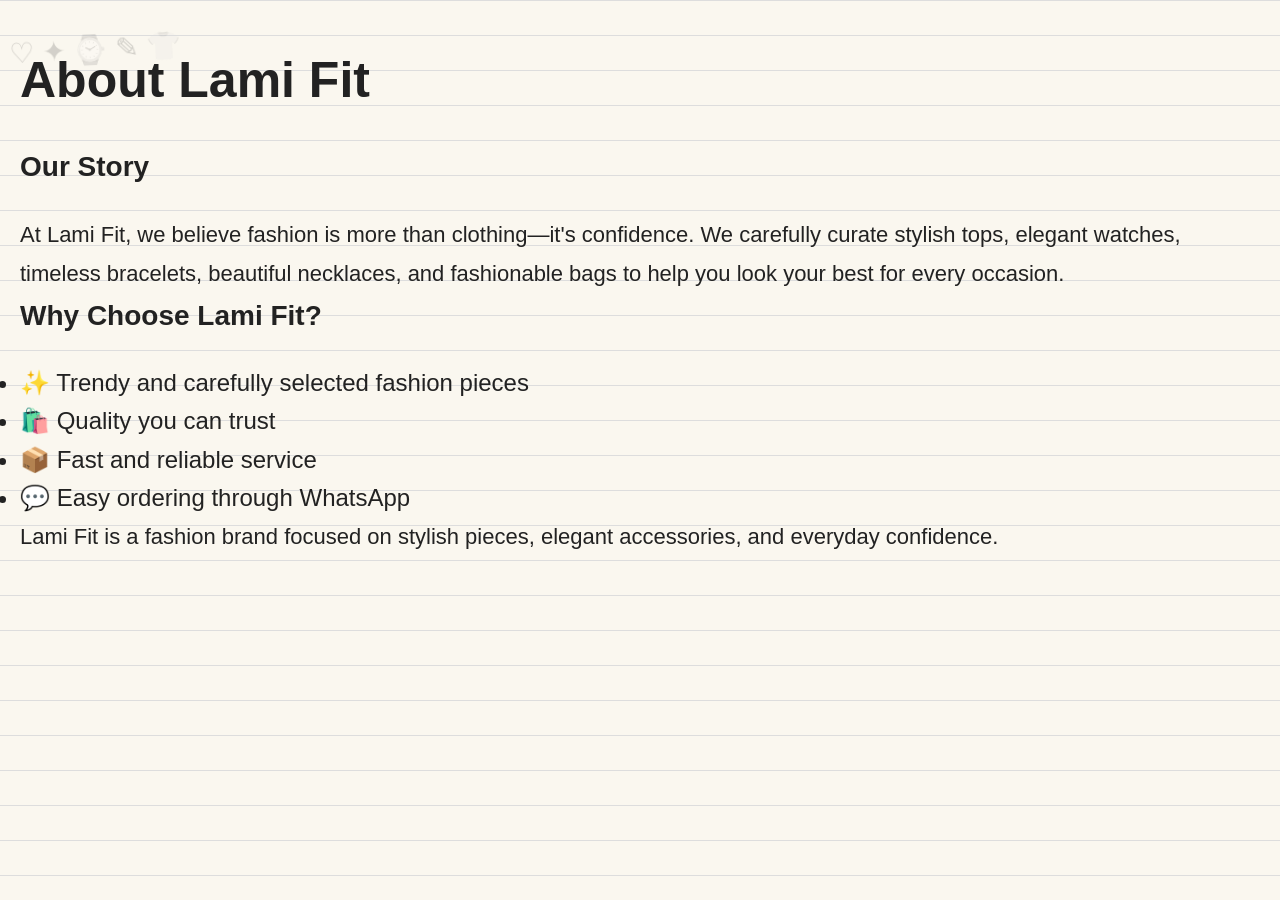
<file: about.html>
<!DOCTYPE html>
<html>

<head>
<title>About | Lami Fit</title>
<link rel="stylesheet" href="style.css">
</head>

<body>

<div class="about-page">

<h1>About Lami Fit</h1>
<h2>Our Story</h2>
<p>
At Lami Fit, we believe fashion is more than clothing—it's confidence. We carefully curate stylish tops, elegant watches, timeless bracelets, beautiful necklaces, and fashionable bags to help you look your best for every occasion.
</p>

<h2>Why Choose Lami Fit?</h2>
<ul>
    <li>✨ Trendy and carefully selected fashion pieces</li>
    <li>🛍️ Quality you can trust</li>
    <li>📦 Fast and reliable service</li>
    <li>💬 Easy ordering through WhatsApp</li>
</ul>
<p>
Lami Fit is a fashion brand focused on stylish pieces,
elegant accessories, and everyday confidence.
</p>

</div>

</body>

</html>
</file>
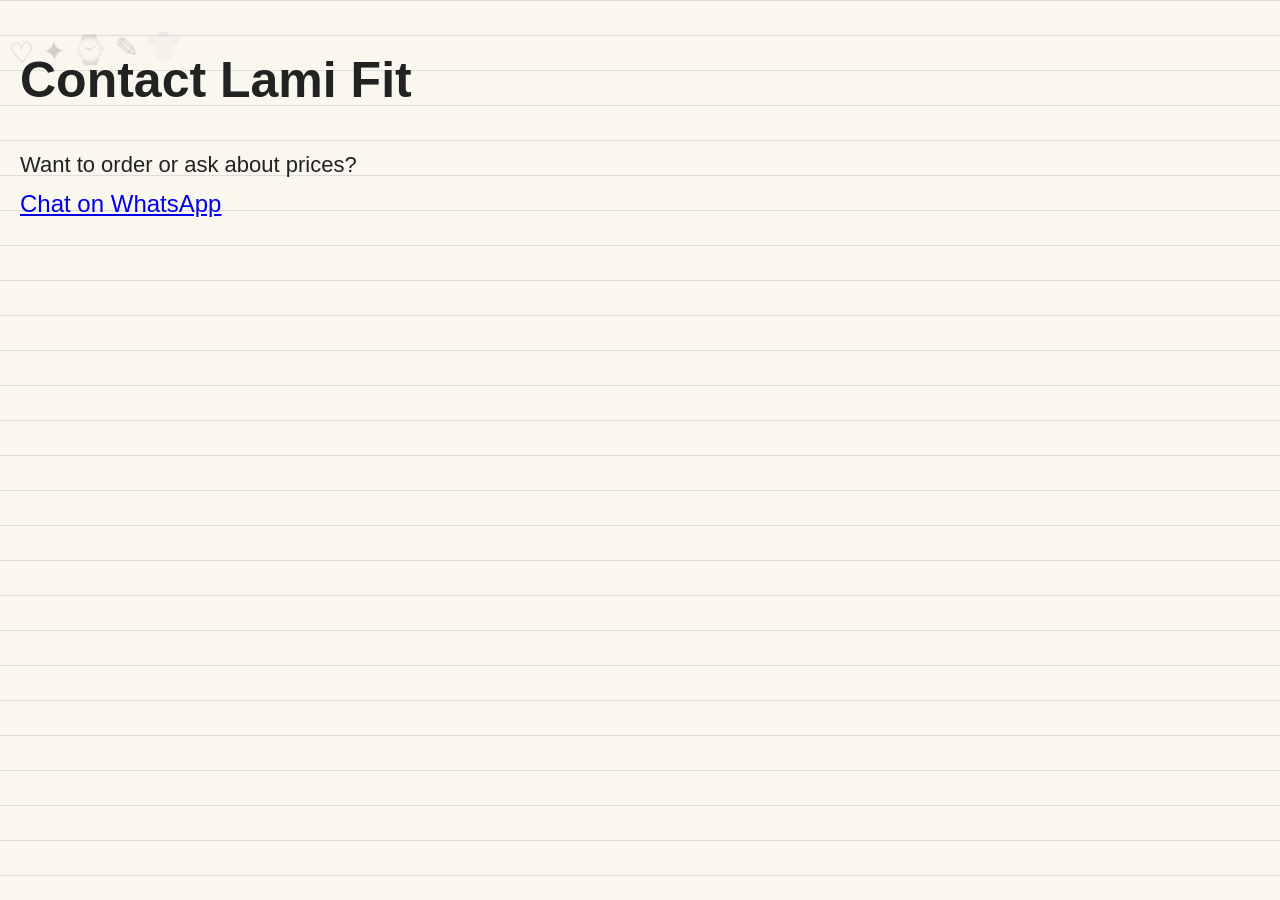
<file: contact.html>
<!DOCTYPE html>
<html>

<head>
<title>Contact | Lami Fit</title>
<link rel="stylesheet" href="style.css">
</head>

<body>

<div class="contact-page">

<h1>Contact Lami Fit</h1>

<p>Want to order or ask about prices?</p>

<a class="whatsapp-btn" href="https://wa.me/2349056380344">
Chat on WhatsApp
</a>

</div>

</body>

</html>
</file>
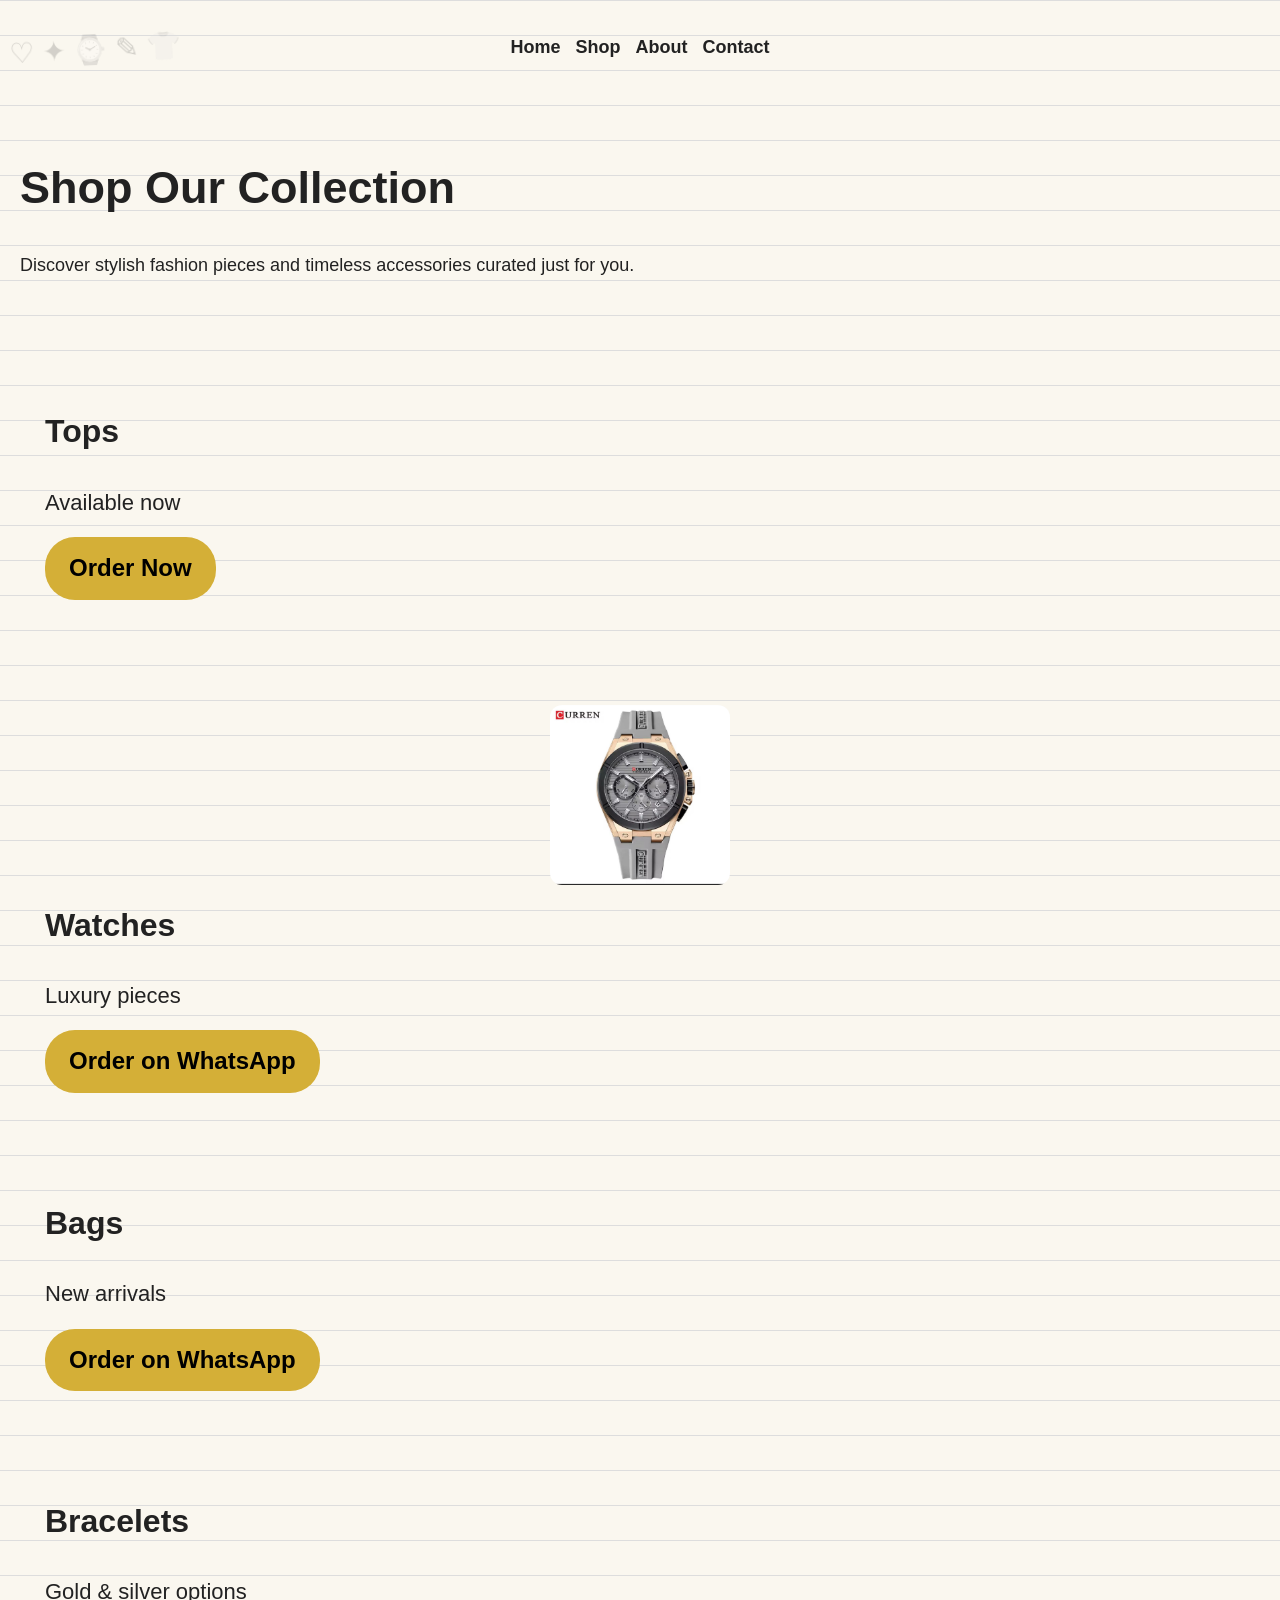
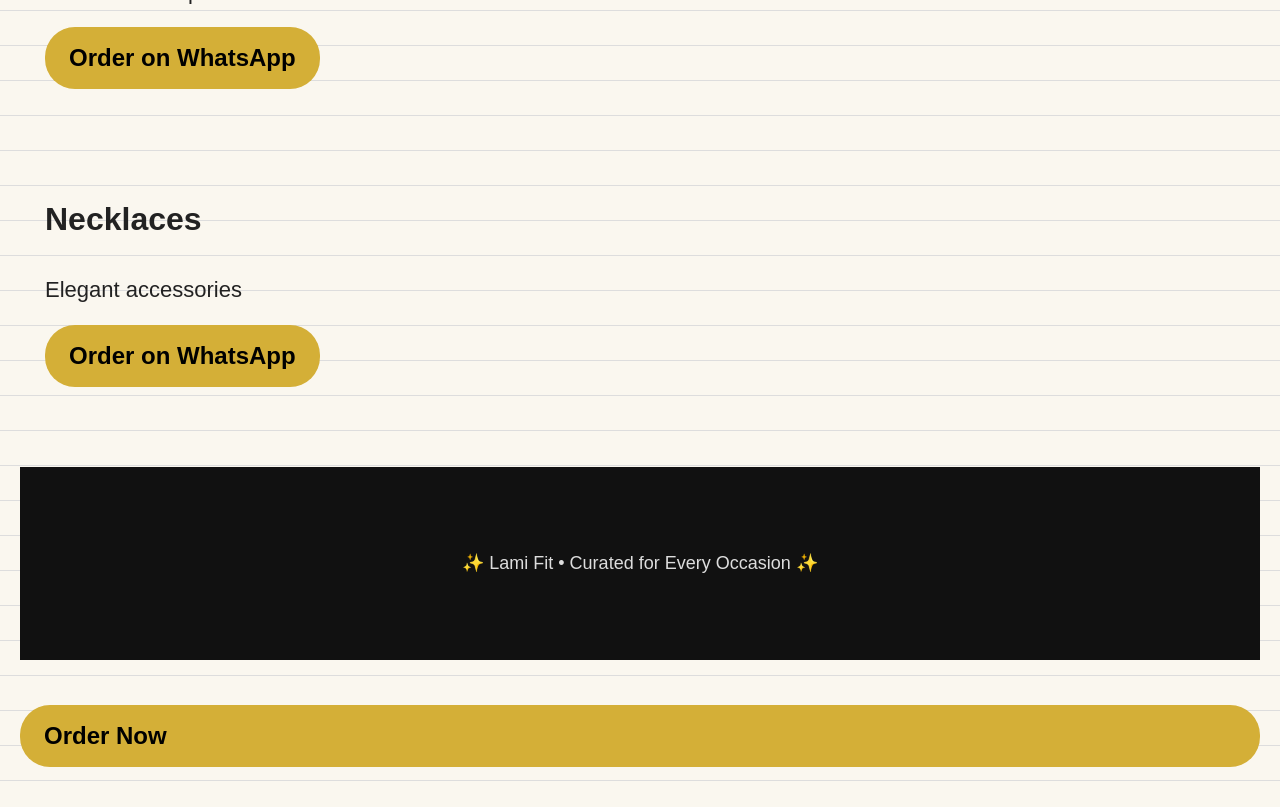
<file: shop.html>
<!DOCTYPE html>
<html>
<head>
<title>Shop Collection | Lami Fit</title>
<link rel="stylesheet" href="style.css">
</head>

<body>
<header>
    <nav>
        <ul class="nav-links">
            <li><a href="index.html">Home</a></li>
            <li><a href="shop.html">Shop</a></li>
            <li><a href="about.html">About</a></li>
            <li><a href="contact.html">Contact</a></li>
        </ul>
    </nav>
</header>
<section class="shop-hero">
    <h1>Shop Our Collection</h1>
    <p>Discover stylish fashion pieces and timeless accessories curated just for you.</p>
</section>

<div class="products">

<div class="product-card">
<h3>Tops</h3>
<p>Available now</p>
  <a href="https://wa.me/2349056380344" class="btn">
Order Now
</a>
</div>

<div class="product-card">
    <img src="0591d298-dbdc-400b-a467-20afa654cd98.jpeg" alt="Watch">
<h3>Watches</h3>
<p>Luxury pieces</p>
    <a href="https://wa.me/2349056380344" class="btn">
    Order on WhatsApp
</a>
</div>

<div class="product-card">
<h3>Bags</h3>
<p>New arrivals</p>
    <a href="https://wa.me/2349056380344" class="btn">
    Order on WhatsApp
</a>
</div>

<div class="product-card">
<h3>Bracelets</h3>
<p>Gold & silver options</p>
    <a href="https://wa.me/2349056380344" class="btn">
    Order on WhatsApp
</a>
</div>

<div class="product-card">
<h3>Necklaces</h3>
<p>Elegant accessories</p>
    <a href="https://wa.me/2349056380344" class="btn">
    Order on WhatsApp
</a>
</div>
   <footer>
    <p>✨ Lami Fit • Curated for Every Occasion ✨</p>
</footer> 
<a href="https://wa.me/2349056380344" class="btn">
Order Now
</a>
</div>

</body>
</html>
</file>
<file: style.css>
/* =========================
   RESET
========================= */

*{
    margin:0;
    padding:0;
    box-sizing:border-box;
}

html{
    scroll-behavior:smooth;
}

body{
    font-family:Arial, Helvetica, sans-serif;
    background:#fdfaf6;
    color:#222;
    line-height:1.6;
}

/* =========================
   Announcement
========================= */

.announcement{
    background:#111;
    color:#fff;
    text-align:center;
    padding:12px;
    font-size:14px;
    letter-spacing:1px;
}

/* =========================
   Navbar
========================= */

.navbar{
    display:flex;
    justify-content:space-between;
    align-items:center;
    padding:25px 8%;
    background:white;
    position:sticky;
    top:0;
    z-index:1000;
    box-shadow:0 2px 10px rgba(0,0,0,.05);
}

.logo,
.footer-logo{
    width:60px;
    height:60px;
    border-radius:50%;
    background:#111;
    color:#d4af37;
    display:flex;
    justify-content:center;
    align-items:center;
    font-weight:bold;
    font-size:24px;
}

.nav-links{
    display:flex;
    list-style:none;
    gap:35px;
}

.nav-links a{
    text-decoration:none;
    color:#222;
    font-weight:600;
    transition:.3s;
}

.nav-links a:hover{
    color:#b8860b;
}

/* =========================
   Hero
========================= */

.hero{
    display:grid;
    grid-template-columns:1fr 1fr;
    align-items:center;
    gap:60px;
    padding:80px 8%;
}

.tag{
    color:#b8860b;
    font-weight:bold;
    letter-spacing:2px;
    text-transform:uppercase;
    font-size:13px;
}

.hero h1{
    font-size:58px;
    margin:18px 0;
    line-height:1.1;
}

.hero p{
    color:#666;
    margin-bottom:35px;
    max-width:500px;
}

.btn{
    display:inline-block;
    background:#111;
    color:#fff;
    padding:16px 36px;
    border-radius:40px;
    text-decoration:none;
    transition:.3s;
}

.btn:hover{
    background:#b8860b;
}

.hero-image img{
    width:100%;
    border-radius:25px;
    display:block;
    object-fit:cover;
}
/* =========================
   Shop Section
========================= */

.shop{
    padding:90px 8%;
    text-align:center;
}

.shop h2{
    font-size:38px;
    margin-bottom:50px;
    color:#111;
}

.products{
    display:grid;
    
    gap:30px;
}

.product{
    background:#fff;
    border-radius:20px;
    overflow:hidden;
    box-shadow:0 10px 30px rgba(0,0,0,.08);
    transition:0.3s;
}

.product:hover{
    transform:translateY(-10px);
}

.product img{
    width:100%;
    height:320px;
    object-fit:cover;
    display:block;
    background:#f3f3f3;
}

.product h3{
    padding:20px;
    font-size:20px;
}

/* =========================
   About
========================= */

.about{
    padding:100px 8%;
    text-align:center;
    background:#fff;
}

.about h2{
    font-size:42px;
    margin:20px 0;
}

.about p{
    max-width:700px;
    margin:auto;
    color:#666;
}

/* =========================
   Why Choose Us
========================= */

.why{
    padding:90px 8%;
    background:#fdfaf6;
    text-align:center;
}

.why h2{
    margin-bottom:45px;
    font-size:38px;
}

.why-grid{
    display:grid;
    grid-template-columns:repeat(auto-fit,minmax(250px,1fr));
    gap:25px;
}

.why-card{
    background:#fff;
    padding:35px;
    border-radius:20px;
    box-shadow:0 10px 25px rgba(0,0,0,.08);
}

.why-card h3{
    margin-bottom:15px;
}

/* =========================
   Contact
========================= */

.contact{
    padding:100px 8%;
    text-align:center;
}

.contact h2{
    font-size:40px;
    margin-bottom:20px;
}

.contact p{
    margin-bottom:35px;
    color:#666;
}

/* =========================
   Footer
========================= */

footer{
    background:#111;
    color:#fff;
    text-align:center;
    padding:70px 20px;
}

.footer-logo{
    margin:0 auto 20px;
}

footer h3{
    margin-bottom:10px;
}

footer p{
    margin:10px 0;
    color:#ddd;
}

/* =========================
   Mobile
========================= */

@media(max-width:900px){

.hero{
    grid-template-columns:1fr;
    text-align:center;
}

.hero p{
    margin:0 auto 30px;
}

.nav-links{
    display:none;
}

.hero h1{
    font-size:42px;
}

.shop h2,
.about h2,
.why h2,
.contact h2{
    font-size:32px;
}

}
body {
  margin: 0;
  padding: 0;
}

section {
  padding: 60px 20px;
}

h1, h2, h3 {
  margin-bottom: 25px;
}

p {
  line-height: 1.8;
}

.products {
  gap: 30px;
  padding: 30px 20px;
}

.product-card {
  padding: 25px;
  margin-bottom: 25px;
}

nav {
  padding: 20px;
}

button {
  margin-top: 20px;
  padding: 12px 25px;
}
.nav-links {
  display: flex;
  gap: 15px;
  flex-wrap: wrap;
  justify-content: center;
  padding: 10px;
}

.nav-links li {
  list-style: none;
}

.nav-links a {
  font-size: 13px;
}
.nav-links a{
    font-size:18px;
}
h1 {
    font-size: 45px;
}

h2, h3 {
    font-size: 28px;
}

p {
    font-size: 18px;
}

.contact-page,
.about-page,
.products {
    padding: 40px 20px;
}
body {
    font-size: 20px;
}

.about-page h1,
.contact-page h1 {
    font-size: 45px;
}

.about-page p,
.contact-page p {
    font-size: 22px;
}

.product-card h3 {
    font-size: 30px;
}

.product-card p {
    font-size: 20px;
}
.about-page,
.contact-page,
.products {
    font-size: 24px;
}

.about-page h1,
.contact-page h1,
.products h1 {
    font-size: 50px;
}

.product-card h3 {
    font-size: 32px;
}

.product-card p {
    font-size: 22px;
}
.btn {
    display: inline-block;
    margin-top: 15px;
    padding: 12px 24px;
    background: #000;
    color: #fff;
    text-decoration: none;
    border-radius: 30px;
    font-weight: bold;
    transition: 0.3s;
}

.btn:hover {
    background: #333;
}
.btn {
    display: inline-block;
    margin-top: 15px;
    padding: 12px 24px;
    background: #d4af37;
    color: #000;
    text-decoration: none;
    border-radius: 30px;
    font-weight: 600;
}

.btn:hover {
    background: #c49b2e;
}
.product-card img {
    width: 100%;
    height: 220px;
    object-fit: cover;
    border-radius: 12px;
    margin-bottom: 15px;
}
.product-card img {
    width: 180px;
    height: 180px;
    object-fit: cover;
    display: block;
    margin: 0 auto 15px;
    border-radius: 12px;
}
body {
  background-color: #faf7ef;
  background-image:
    linear-gradient(#ddd 1px, transparent 1px);
  background-size: 100% 35px;
}

body::before {
  content: "✎     ♡        ✦        ⌚        ✎        👕";
  position: fixed;
  inset: 0;
  pointer-events: none;
  font-size: 28px;
  color: #222;
  opacity: 0.18;
  filter: grayscale(1);
  z-index: 0;
  transform: rotate(-3deg);
}
/* Lami Fit product upgrade */

.card,
.product,
.item {
  background: rgba(255,255,255,0.75);
  border-radius: 18px;
  padding: 15px;
  margin: 15px;
  box-shadow: 0 8px 20px rgba(0,0,0,0.12);
  transition: 0.3s ease;
}

.card:hover,
.product:hover,
.item:hover {
  transform: translateY(-8px);
}

.card img,
.product img,
.item img {
  border-radius: 15px;
  width: 100%;
}

button,
a {
  border-radius: 25px;
  transition: 0.3s ease;
}

button:hover,
a:hover {
  transform: scale(1.05);
}
</file>
